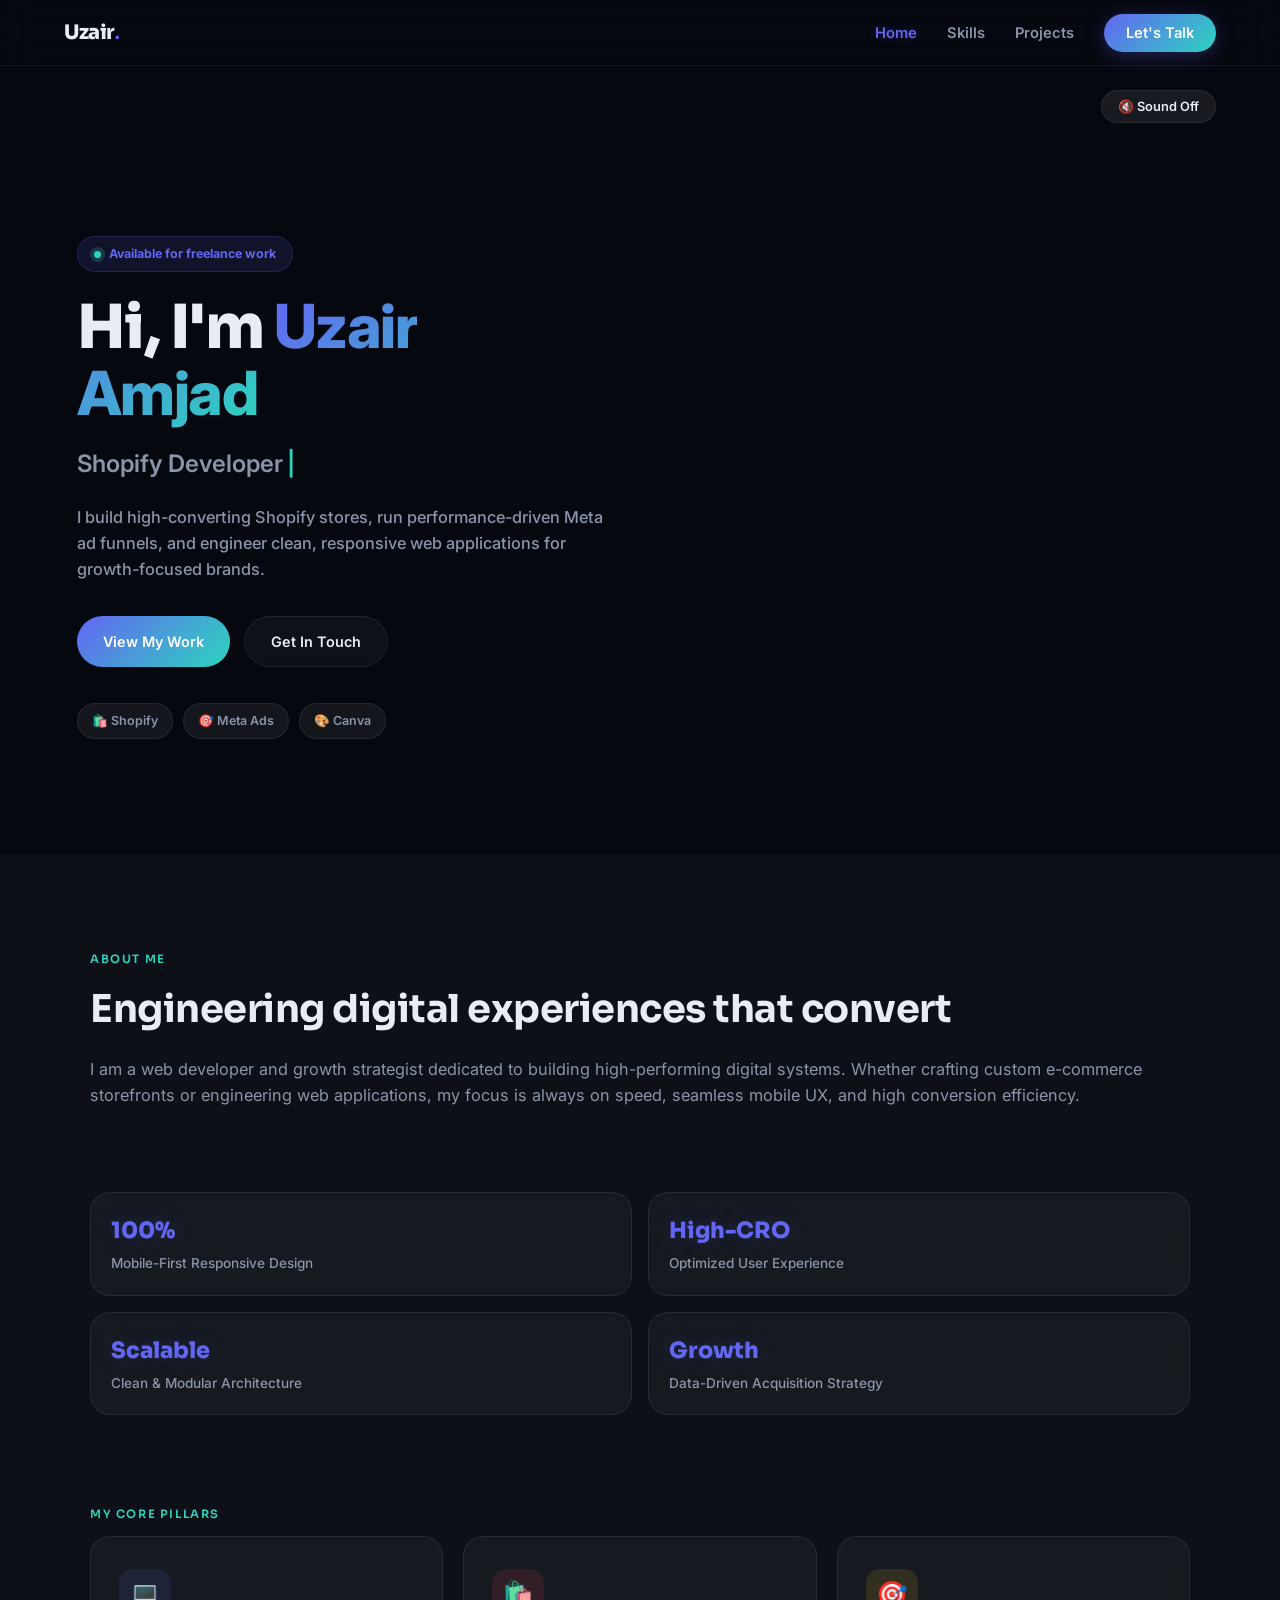
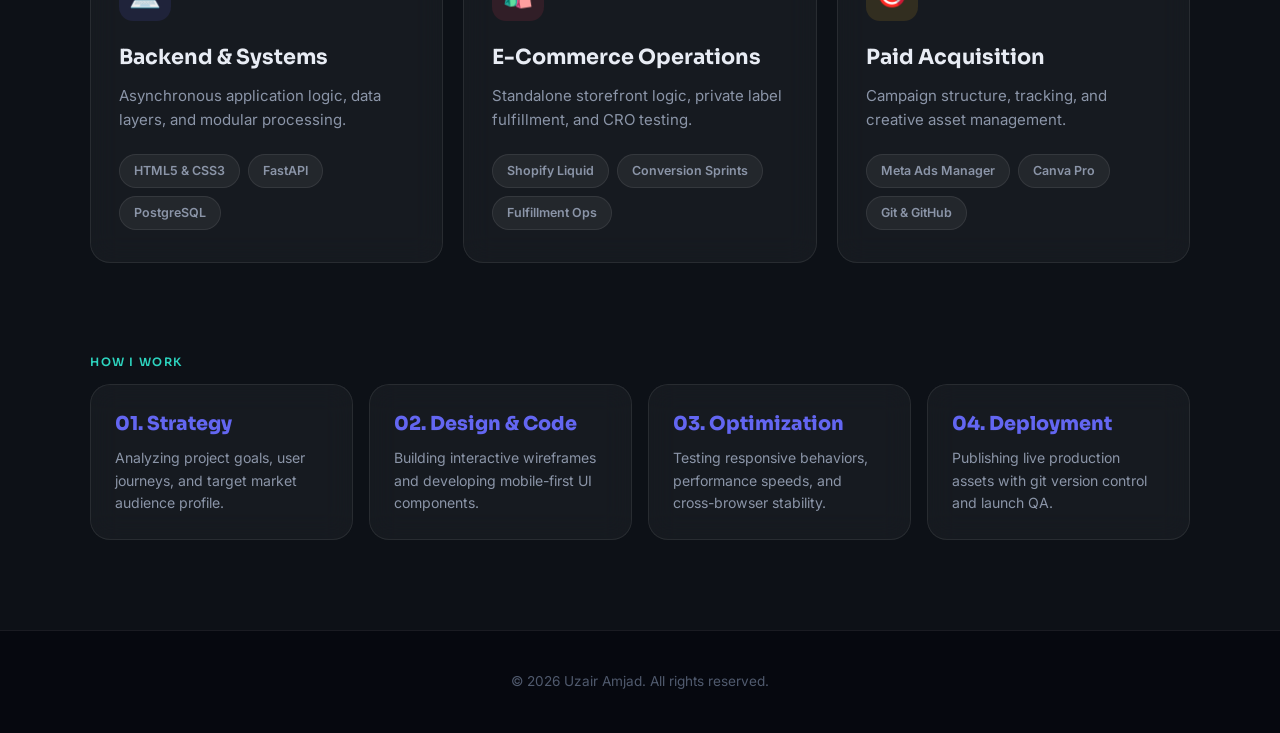
<file: index.html>
<!DOCTYPE html>
<html lang="en">
<head>
  <meta charset="UTF-8" />
  <meta name="viewport" content="width=device-width, initial-scale=1.0" />
  <title>Uzair Amjad | Portfolio</title>
  <link rel="icon" type="image/png" href="favicon.png" />
  <link rel="stylesheet" href="index.css" />
  <link rel="stylesheet" href="https://unpkg.com/aos@next/dist/aos.css" />
  <!-- Sora & Inter Fonts -->
  <link rel="preconnect" href="https://fonts.googleapis.com">
  <link rel="preconnect" href="https://fonts.gstatic.com" crossorigin>
  <link href="https://fonts.googleapis.com/css2?family=Inter:wght@400;500;600;700&family=Sora:wght@600;700;800&display=swap" rel="stylesheet">
</head>
<body>

  <!-- Navigation Backdrop -->
  <div class="nav-backdrop" id="navBackdrop"></div>

  <!-- Header / Navbar -->
  <header class="navbar">
    <a href="index.html" class="logo">Uzair<span>.</span></a>

    <button class="menu-toggle" id="menuToggle" aria-label="Toggle navigation" aria-expanded="false" onclick="toggleMenu()">
      <span class="bar"></span>
      <span class="bar"></span>
      <span class="bar"></span>
    </button>

    <nav aria-label="Primary">
      <ul class="nav-links" id="navLinks">
        <li class="menu-close-item"><button class="menu-close" id="menuClose" aria-label="Close navigation" onclick="toggleMenu()">&times;</button></li>
        <li><a href="index.html" class="active-link">Home</a></li>
        <li><a href="skills.html">Skills</a></li>
        <li><a href="projects.html">Projects</a></li>
        <li><a href="contact.html" class="nav-cta">Let's Talk</a></li>
      </ul>
    </nav>
  </header>

  <!-- Hero Section -->
  <section class="hero-reference-layout">
    <div class="hero-video-wrapper">
      <video 
        id="intro-video"
        class="hero-bg-video" 
        autoplay 
        loop 
        muted 
        playsinline 
        webkit-playsinline 
        preload="auto"
      >
        <source src="intro.mp4" type="video/mp4" />
      </video>
      
      <!-- Audio Control Button -->
      <button id="soundToggle" class="sound-toggle-btn" aria-label="Toggle Sound">
        🔇 Sound Off
      </button>

      <div class="video-overlay-gradient"></div>
    </div>

    <div class="hero-overlay-content">
      <div class="eyebrow-badge" data-aos="fade-down" data-aos-duration="600">
        <span class="dot"></span>
        Available for freelance work
      </div>
      
      <h1 data-aos="fade-up" data-aos-duration="700">Hi, I'm <span class="accent-text">Uzair Amjad</span></h1>
      
      <!-- Animated Dynamic Role Line -->
      <div class="role-line" data-aos="fade-up" data-aos-delay="100">
        <span id="typewriter">Web Applications & E-Commerce</span>
        <span class="cursor">|</span>
      </div>

      <p class="hero-desc" data-aos="fade-up" data-aos-delay="200">
        I build high-converting Shopify stores, run performance-driven Meta ad funnels, and engineer clean, responsive web applications for growth-focused brands.
      </p>

      <div class="hero-buttons" data-aos="fade-up" data-aos-delay="300">
        <a href="projects.html" class="btn btn-primary">View My Work</a>
        <a href="contact.html" class="btn btn-outline">Get In Touch</a>
      </div>

      <div class="hero-chip-row" data-aos="fade-up" data-aos-delay="400">
        <span class="mini-chip">🛍️ Shopify</span>
        <span class="mini-chip">🎯 Meta Ads</span>
        <span class="mini-chip">🎨 Canva</span>
      </div>
    </div>
  </section>

  <!-- Expanded Scrollable About Me Section -->
  <section class="section bg-soft">
    <div class="about-grid" data-aos="fade-up">
      
      <!-- Bio Header -->
      <div class="about-copy">
        <span class="eyebrow">ABOUT ME</span>
        <h2>Engineering digital experiences that convert</h2>
        <p>
          I am a web developer and growth strategist dedicated to building high-performing digital systems. Whether crafting custom e-commerce storefronts or engineering web applications, my focus is always on speed, seamless mobile UX, and high conversion efficiency.
        </p>
      </div>

      <!-- Quick Metrics Bar -->
      <div class="about-highlights">
        <div class="highlight-card" data-aos="zoom-in" data-aos-delay="100">
          <div class="num">100%</div>
          <div class="label">Mobile-First Responsive Design</div>
        </div>
        <div class="highlight-card" data-aos="zoom-in" data-aos-delay="200">
          <div class="num">High-CRO</div>
          <div class="label">Optimized User Experience</div>
        </div>
        <div class="highlight-card" data-aos="zoom-in" data-aos-delay="300">
          <div class="num">Scalable</div>
          <div class="label">Clean & Modular Architecture</div>
        </div>
        <div class="highlight-card" data-aos="zoom-in" data-aos-delay="400">
          <div class="num">Growth</div>
          <div class="label">Data-Driven Acquisition Strategy</div>
        </div>
      </div>

      <!-- Core Pillars -->
      <div style="margin-top: 50px;">
        <span class="eyebrow" style="display: block; margin-bottom: 12px;">MY CORE PILLARS</span>
        <div class="skills-grid" style="grid-template-columns: repeat(auto-fit, minmax(260px, 1fr)); gap: 20px;">
          
          <div class="skill-card" data-aos="fade-up" data-aos-delay="100">
            <div class="skill-icon red">⚡</div>
            <h3>User-Centric Execution</h3>
            <p>Prioritizing swift page load speeds, clean typography, and intuitive touch targets across every screen resolution.</p>
          </div>

          <div class="skill-card" data-aos="fade-up" data-aos-delay="200">
            <div class="skill-icon ink">📈</div>
            <h3>Conversion Focus</h3>
            <p>Structuring interfaces and media funnels to guide visitors seamlessly from landing page to finalized checkout.</p>
          </div>

          <div class="skill-card" data-aos="fade-up" data-aos-delay="300">
            <div class="skill-icon gold">🛠️</div>
            <h3>Clean Code Standards</h3>
            <p>Writing organized, reusable code structures for smooth deployment, maintenance, and future development scale.</p>
          </div>

        </div>
      </div>

      <!-- My Workflow / Process -->
      <div style="margin-top: 50px;">
        <span class="eyebrow" style="display: block; margin-bottom: 12px;">HOW I WORK</span>
        <div class="skills-grid" style="grid-template-columns: repeat(auto-fit, minmax(220px, 1fr)); gap: 16px;">
          
          <div class="skill-card" style="padding: 24px;" data-aos="fade-up" data-aos-delay="100">
            <span style="font-family: var(--font-display); font-weight: 800; color: var(--accent); font-size: 1.2rem;">01. Strategy</span>
            <p style="margin-top: 8px; font-size: 0.88rem; margin-bottom: 0;">Analyzing project goals, user journeys, and target market audience profile.</p>
          </div>

          <div class="skill-card" style="padding: 24px;" data-aos="fade-up" data-aos-delay="200">
            <span style="font-family: var(--font-display); font-weight: 800; color: var(--accent); font-size: 1.2rem;">02. Design & Code</span>
            <p style="margin-top: 8px; font-size: 0.88rem; margin-bottom: 0;">Building interactive wireframes and developing mobile-first UI components.</p>
          </div>

          <div class="skill-card" style="padding: 24px;" data-aos="fade-up" data-aos-delay="300">
            <span style="font-family: var(--font-display); font-weight: 800; color: var(--accent); font-size: 1.2rem;">03. Optimization</span>
            <p style="margin-top: 8px; font-size: 0.88rem; margin-bottom: 0;">Testing responsive behaviors, performance speeds, and cross-browser stability.</p>
          </div>

          <div class="skill-card" style="padding: 24px;" data-aos="fade-up" data-aos-delay="400">
            <span style="font-family: var(--font-display); font-weight: 800; color: var(--accent); font-size: 1.2rem;">04. Deployment</span>
            <p style="margin-top: 8px; font-size: 0.88rem; margin-bottom: 0;">Publishing live production assets with git version control and launch QA.</p>
          </div>

        </div>
      </div>

    </div>
  </section>

  <!-- Footer -->
  <footer class="footer">
    <p>&copy; 2026 Uzair Amjad. All rights reserved.</p>
  </footer>

  <!-- Scripts -->
  <script src="https://unpkg.com/aos@next/dist/aos.js"></script>
  <script src="script.js"></script>
  <script>
    // Smooth Non-Freezing Audio Unmute / Mute Toggle
    const introVideo = document.getElementById('intro-video');
    const soundToggle = document.getElementById('soundToggle');

    if (soundToggle && introVideo) {
      soundToggle.addEventListener('click', async () => {
        if (introVideo.muted) {
          introVideo.muted = false;
          // Ensure playback resumes cleanly after unmuting
          try {
            await introVideo.play();
          } catch (error) {
            console.log("Playback interrupted:", error);
          }
          soundToggle.innerHTML = "🔊 Sound On";
        } else {
          introVideo.muted = true;
          soundToggle.innerHTML = "🔇 Sound Off";
        }
      });
    }
  </script>
</body>
</html>
</file>
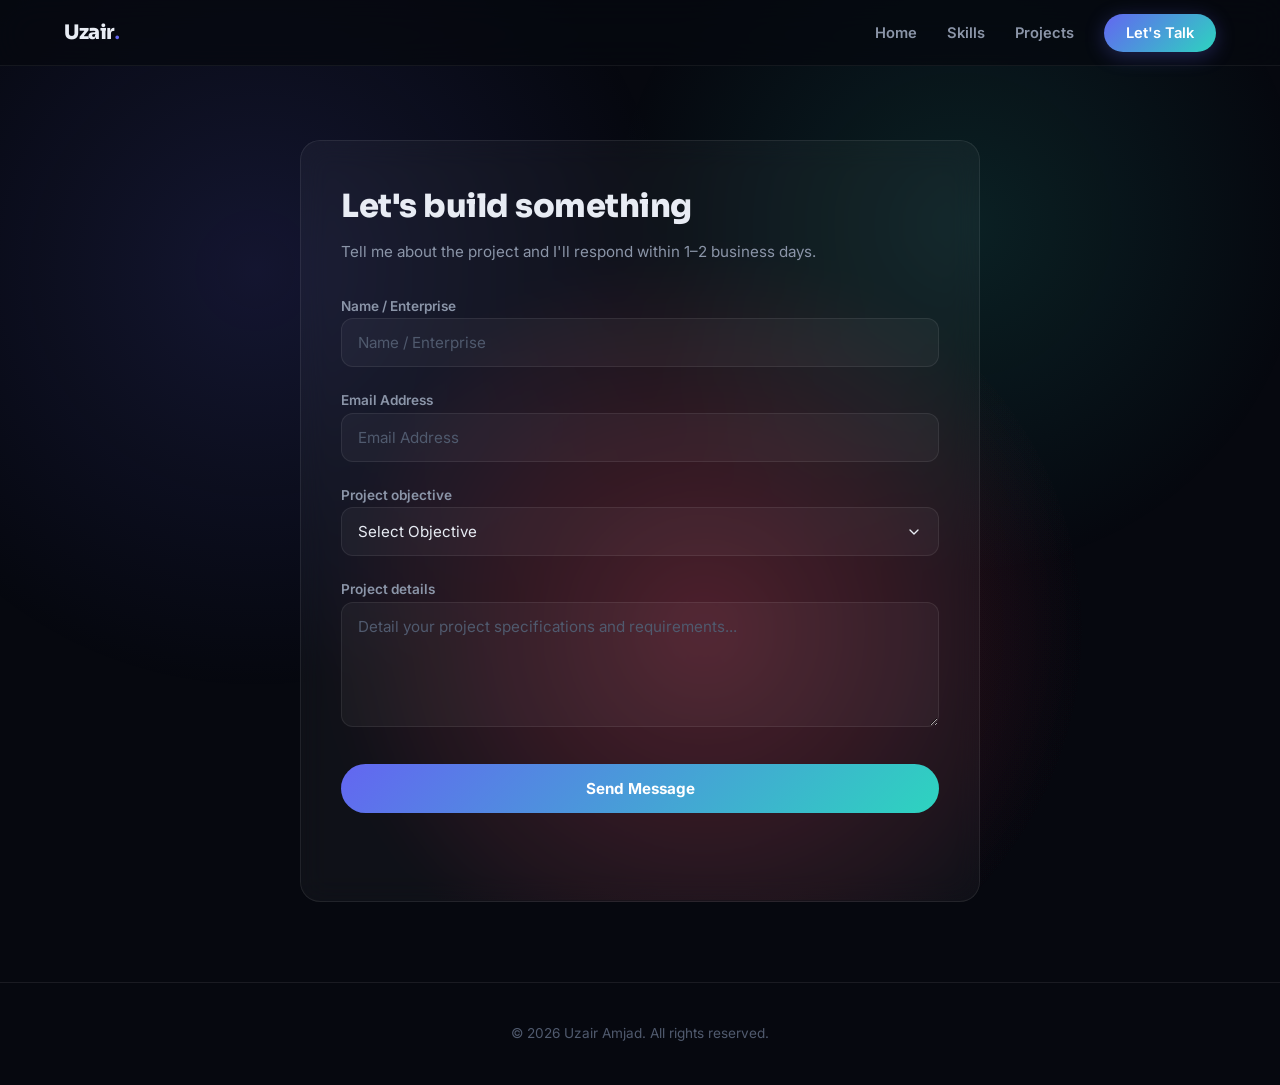
<file: contact.html>
<!DOCTYPE html>
<html lang="en">
<head>
<meta charset="UTF-8">
<meta name="viewport" content="width=device-width, initial-scale=1.0">
<title>Contact | Uzair Amjad</title>
<meta name="description" content="Get in touch with Uzair Amjad about Shopify development, paid acquisition, or web projects.">
<meta name="theme-color" content="#06080F">
<link rel="icon" href="data:image/svg+xml,%3Csvg xmlns='http://www.w3.org/2000/svg' viewBox='0 0 32 32'%3E%3Crect width='32' height='32' rx='8' fill='%236366F1'/%3E%3Ctext x='16' y='22' font-family='sans-serif' font-size='16' font-weight='800' fill='white' text-anchor='middle'%3EU%3C/text%3E%3C/svg%3E">
<link rel="preconnect" href="https://fonts.googleapis.com">
<link rel="preconnect" href="https://fonts.gstatic.com" crossorigin>
<link href="https://fonts.googleapis.com/css2?family=Sora:wght@600;700;800&family=Inter:wght@400;500;600;700&display=swap" rel="stylesheet">
<link rel="stylesheet" href="https://unpkg.com/aos@next/dist/aos.css">
<link rel="stylesheet" href="index.css">
</head>
<body>
  <div class="aurora-bg" aria-hidden="true">
    <div class="aurora-blob blob-1"></div>
    <div class="aurora-blob blob-2"></div>
    <div class="aurora-blob blob-3"></div>
  </div>

<div class="nav-wrapper">
  <header class="navbar">
    <a href="index.html" class="logo">Uzair<span>.</span></a>
    <button class="menu-toggle" aria-label="Toggle navigation" aria-expanded="false" aria-controls="primary-nav" onclick="toggleMenu()">
      <span class="bar"></span><span class="bar"></span><span class="bar"></span>
    </button>
    <nav aria-label="Primary">
      <ul class="nav-links" id="primary-nav">
        <li class="menu-close-item"><button class="menu-close" aria-label="Close navigation" onclick="toggleMenu()">×</button></li>
        <li><a href="index.html">Home</a></li>
        
        <li><a href="skills.html">Skills</a></li>
        <li><a href="projects.html">Projects</a></li>
        <li><a href="contact.html" class="nav-cta">Let's Talk</a></li>
      </ul>
    </nav>
  </header>
</div>

<main>
  <section class="section contact-section subpage-hero" id="contact">
    <div class="contact-card" data-aos="zoom-in" data-aos-duration="800">
      <h2>Let's build something</h2>
      <p>Tell me about the project and I'll respond within 1–2 business days.</p>
      <form action="https://api.web3forms.com/submit" method="POST" class="contact-form">
        <input type="hidden" name="access_key" value="4c9673a5-c35d-4ae3-a2ae-5164686738a5">
        <input type="checkbox" name="botcheck" class="hidden-honeypot" tabindex="-1" autocomplete="off">
        <div>
          <label class="form-label" for="cf-name">Name / Enterprise</label>
          <input type="text" id="cf-name" name="name" placeholder="Name / Enterprise" required class="form-input" autocomplete="name">
        </div>
        <div>
          <label class="form-label" for="cf-email">Email Address</label>
          <input type="email" id="cf-email" name="email" placeholder="Email Address" required class="form-input" autocomplete="email">
        </div>
        <div>
          <label class="form-label" for="cf-project">Project objective</label>
          <select id="cf-project" name="project_type" required class="form-input form-select">
            <option value="" disabled selected hidden>Select Objective</option>
            <option value="Shopify Custom Architecture">Shopify Custom Architecture</option>
            <option value="Full-Stack Application Development">Full-Stack Application Development</option>
            <option value="Paid Acquisition Strategy">Paid Marketing Strategy</option>
            <option value="High-Retention Media Assets">Graphic Designing</option>
          </select>
        </div>
        <div>
          <label class="form-label" for="cf-message">Project details</label>
          <textarea id="cf-message" name="message" rows="5" placeholder="Detail your project specifications and requirements..." required class="form-input"></textarea>
        </div>
        <button type="submit" class="submit-btn">Send Message</button>
        <p class="form-status" role="status" aria-live="polite"></p>
      </form>
    </div>
  </section>
</main>

<footer class="footer">
  <p>© 2026 Uzair Amjad. All rights reserved.</p>
</footer>

<script src="https://unpkg.com/aos@next/dist/aos.js"></script>
<script src="script.js"></script>
</body>
</html>
</file>
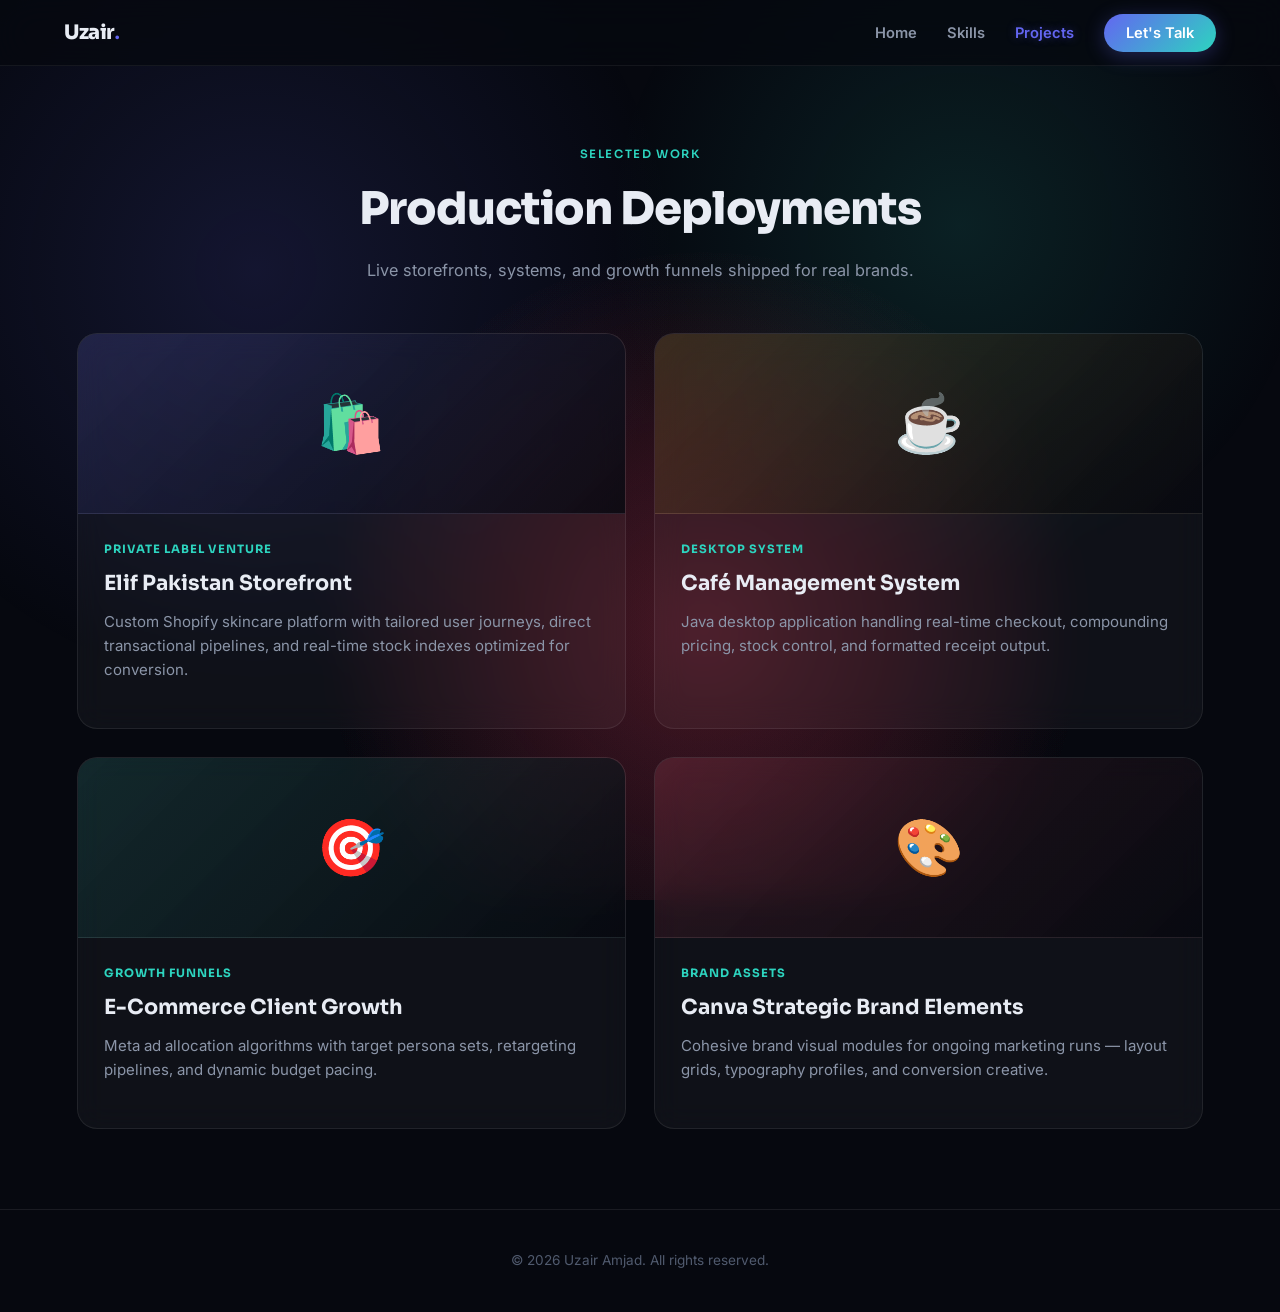
<file: projects.html>
<!DOCTYPE html>
<html lang="en">
<head>
<meta charset="UTF-8">
<meta name="viewport" content="width=device-width, initial-scale=1.0">
<title>Projects | Uzair Amjad</title>
<meta name="description" content="Production deployments by Uzair Amjad: Shopify storefronts, growth funnels, and brand assets.">
<meta name="theme-color" content="#06080F">
<link rel="icon" href="data:image/svg+xml,%3Csvg xmlns='http://www.w3.org/2000/svg' viewBox='0 0 32 32'%3E%3Crect width='32' height='32' rx='8' fill='%236366F1'/%3E%3Ctext x='16' y='22' font-family='sans-serif' font-size='16' font-weight='800' fill='white' text-anchor='middle'%3EU%3C/text%3E%3C/svg%3E">
<link rel="preconnect" href="https://fonts.googleapis.com">
<link rel="preconnect" href="https://fonts.gstatic.com" crossorigin>
<link href="https://fonts.googleapis.com/css2?family=Sora:wght@600;700;800&family=Inter:wght@400;500;600;700&display=swap" rel="stylesheet">
<link rel="stylesheet" href="https://unpkg.com/aos@next/dist/aos.css">
<link rel="stylesheet" href="index.css">
</head>
<body>
  <div class="aurora-bg" aria-hidden="true">
    <div class="aurora-blob blob-1"></div>
    <div class="aurora-blob blob-2"></div>
    <div class="aurora-blob blob-3"></div>
  </div>

<div class="nav-wrapper">
  <header class="navbar">
    <a href="index.html" class="logo">Uzair<span>.</span></a>
    <button class="menu-toggle" aria-label="Toggle navigation" aria-expanded="false" aria-controls="primary-nav" onclick="toggleMenu()">
      <span class="bar"></span><span class="bar"></span><span class="bar"></span>
    </button>
    <nav aria-label="Primary">
      <ul class="nav-links" id="primary-nav">
        <li class="menu-close-item"><button class="menu-close" aria-label="Close navigation" onclick="toggleMenu()">×</button></li>
        <li><a href="index.html">Home</a></li>
      
        <li><a href="skills.html">Skills</a></li>
        <li><a href="projects.html" class="active-link">Projects</a></li>
        <li><a href="contact.html" class="nav-cta">Let's Talk</a></li>
      </ul>
    </nav>
  </header>
</div>

<main>
  <section class="section subpage-hero" id="projects">
    <div class="section-head" data-aos="fade-up" data-aos-duration="800">
      <span class="eyebrow"> Selected Work</span>
      <h2>Production Deployments</h2>
      <p>Live storefronts, systems, and growth funnels shipped for real brands.</p>
    </div>
    <div class="projects-grid"></div>
  </section>
</main>

<footer class="footer">
  <p>© 2026 Uzair Amjad. All rights reserved.</p>
</footer>

<script src="https://unpkg.com/aos@next/dist/aos.js"></script>
<script src="script.js"></script>
</body>
</html>
</file>
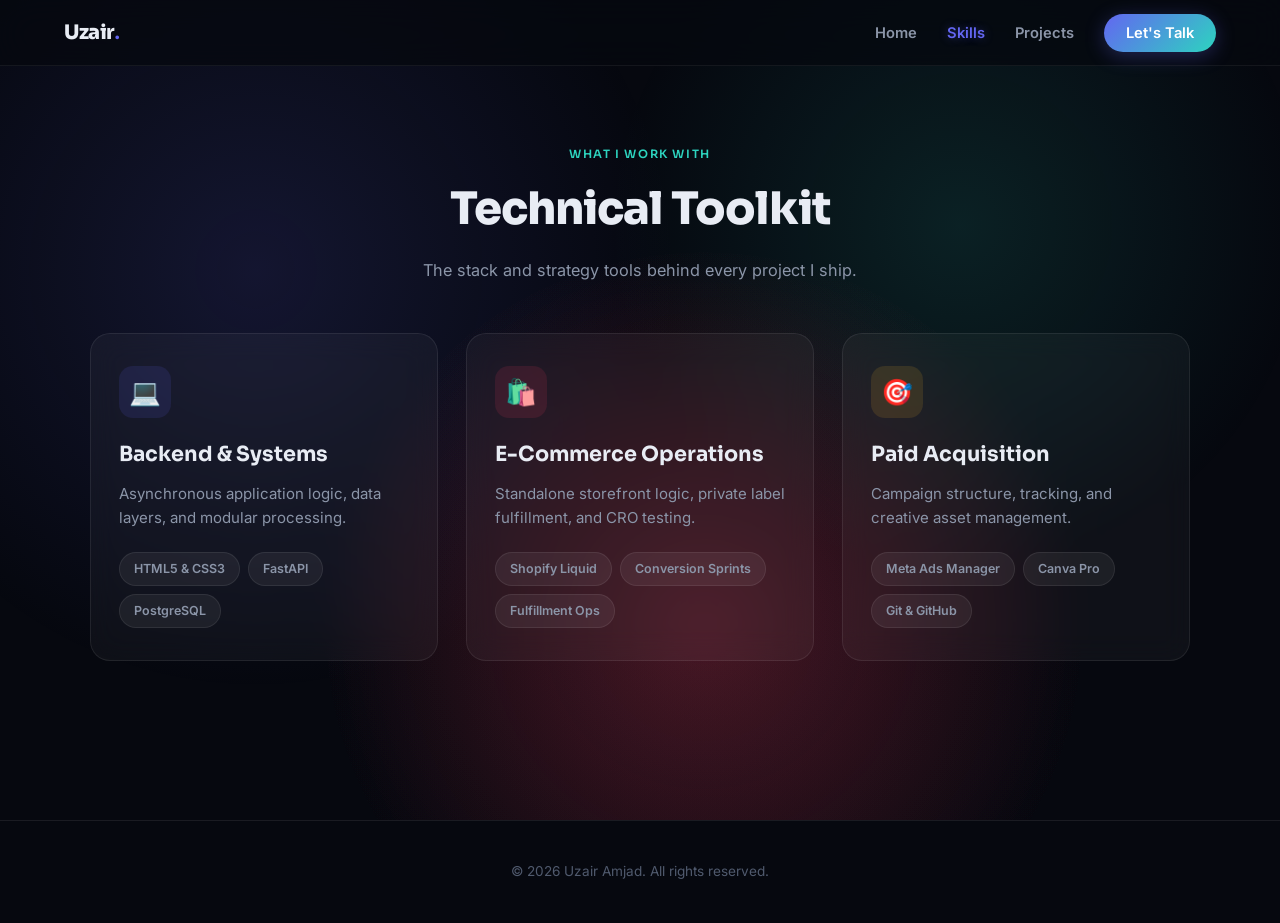
<file: skills.html>
<!DOCTYPE html>
<html lang="en">
<head>
<meta charset="UTF-8">
<meta name="viewport" content="width=device-width, initial-scale=1.0">
<title>Skills | Uzair Amjad</title>
<meta name="description" content="The technical toolkit behind Uzair Amjad's Shopify, backend, and paid acquisition work.">
<meta name="theme-color" content="#06080F">
<link rel="icon" href="data:image/svg+xml,%3Csvg xmlns='http://www.w3.org/2000/svg' viewBox='0 0 32 32'%3E%3Crect width='32' height='32' rx='8' fill='%236366F1'/%3E%3Ctext x='16' y='22' font-family='sans-serif' font-size='16' font-weight='800' fill='white' text-anchor='middle'%3EU%3C/text%3E%3C/svg%3E">
<link rel="preconnect" href="https://fonts.googleapis.com">
<link rel="preconnect" href="https://fonts.gstatic.com" crossorigin>
<link href="https://fonts.googleapis.com/css2?family=Sora:wght@600;700;800&family=Inter:wght@400;500;600;700&display=swap" rel="stylesheet">
<link rel="stylesheet" href="https://unpkg.com/aos@next/dist/aos.css">
<link rel="stylesheet" href="index.css">
</head>
<body>
  <div class="aurora-bg" aria-hidden="true">
    <div class="aurora-blob blob-1"></div>
    <div class="aurora-blob blob-2"></div>
    <div class="aurora-blob blob-3"></div>
  </div>

<div class="nav-wrapper">
  <header class="navbar">
    <a href="index.html" class="logo">Uzair<span>.</span></a>
    <button class="menu-toggle" aria-label="Toggle navigation" aria-expanded="false" aria-controls="primary-nav" onclick="toggleMenu()">
      <span class="bar"></span><span class="bar"></span><span class="bar"></span>
    </button>
    <nav aria-label="Primary">
      <ul class="nav-links" id="primary-nav">
        <li class="menu-close-item"><button class="menu-close" aria-label="Close navigation" onclick="toggleMenu()">×</button></li>
        <li><a href="index.html">Home</a></li>
        
        <li><a href="skills.html" class="active-link">Skills</a></li>
        <li><a href="projects.html">Projects</a></li>
        <li><a href="contact.html" class="nav-cta">Let's Talk</a></li>
      </ul>
    </nav>
  </header>
</div>

<main>
  <section class="section subpage-hero" id="skills">
    <div class="section-head" data-aos="fade-up" data-aos-duration="800">
      <span class="eyebrow">What I Work With</span>
      <h2>Technical Toolkit</h2>
      <p>The stack and strategy tools behind every project I ship.</p>
    </div>
    <div class="skills-grid"></div>
  </section>
</main>

<footer class="footer">
  <p>© 2026 Uzair Amjad. All rights reserved.</p>
</footer>

<script src="https://unpkg.com/aos@next/dist/aos.js"></script>
<script src="script.js"></script>
</body>
</html>
</file>
<file: index.css>
:root {
  --bg: #06080F;
  --bg-soft: #0D1117;
  --bg-card: rgba(255, 255, 255, 0.04);
  --ink: #E8ECF4;
  --ink-soft: #8B95A8;
  --ink-faint: #505A6E;
  --accent: #6366F1;
  --accent-deep: #4F46E5;
  --accent-soft: rgba(99, 102, 241, 0.12);
  --accent-teal: #2DD4BF;
  --accent-rose: #F43F5E;
  --gold: #FBBF24;
  --border: rgba(255, 255, 255, 0.08);
  --border-hover: rgba(99, 102, 241, 0.4);
  --card: rgba(255, 255, 255, 0.04);
  --shadow: 0 20px 50px rgba(0, 0, 0, 0.3);
  --glass-blur: blur(14px);
  --font-display: 'Sora', sans-serif;
  --font-body: 'Inter', sans-serif;
  --z-header: 1000;
  --z-nav-backdrop: 900;
}

* {
  margin: 0;
  padding: 0;
  box-sizing: border-box;
  font-family: var(--font-body);
  scroll-behavior: smooth;
}

html { 
  overflow-x: hidden; 
  width: 100%; 
}

body {
  background: var(--bg);
  color: var(--ink);
  line-height: 1.6;
  overflow-x: hidden;
  width: 100%;
  position: relative;
  z-index: 0;
  -webkit-font-smoothing: antialiased;
}

main, header, footer, .hero-reference-layout, .subpage-hero, .navbar {
  position: relative;
  z-index: 1;
}

img, svg { max-width: 100%; display: block; }
a { color: inherit; }
ul { list-style: none; }

a:focus-visible, button:focus-visible, input:focus-visible, textarea:focus-visible, select:focus-visible {
  outline: 2px solid var(--accent);
  outline-offset: 3px;
  border-radius: 4px;
}

/* ---------- Eyebrow (Global) ---------- */
.eyebrow {
  font-family: var(--font-display);
  font-size: 0.72rem;
  font-weight: 600;
  letter-spacing: 1.6px;
  text-transform: uppercase;
  color: var(--accent-teal);
}

/* ---------- Aurora Background ---------- */
.aurora-bg {
  position: fixed;
  inset: 0;
  z-index: 0;
  overflow: hidden;
  pointer-events: none;
  animation: aurora-drift 25s infinite alternate cubic-bezier(0.16, 1, 0.3, 1);
}

.aurora-bg::before,
.aurora-bg::after,
.aurora-blob {
  content: "";
  position: absolute;
  inset: 0;
  animation: glow-pulse 4s infinite alternate cubic-bezier(0.16, 1, 0.3, 1);
}

.aurora-bg::before {
  background: radial-gradient(600px circle at 20% 30%, rgba(99, 102, 241, 0.15), transparent 70%);
}

.aurora-bg::after {
  background: radial-gradient(500px circle at 75% 25%, rgba(45, 212, 191, 0.12), transparent 70%);
  animation-delay: -2s;
}

.aurora-blob {
  background: radial-gradient(550px circle at 55% 70%, rgba(244, 63, 94, 0.10), transparent 70%);
  animation-delay: -1s;
}

@keyframes aurora-drift {
  0% { transform: translate(0, 0); }
  33% { transform: translate(40px, -30px); }
  66% { transform: translate(-20px, 40px); }
  100% { transform: translate(0, 0); }
}

@keyframes glow-pulse {
  0% { opacity: 1; }
  100% { opacity: 0.6; }
}

@keyframes blink { 
  50% { opacity: 0; } 
}

/* ---------- Fixed Navigation ---------- */
.navbar {
  position: fixed;
  top: 0;
  left: 0;
  width: 100%;
  z-index: var(--z-header);
  display: flex;
  justify-content: space-between;
  align-items: center;
  padding: 16px 5%;
  background: rgba(6, 8, 15, 0.75);
  backdrop-filter: blur(16px);
  -webkit-backdrop-filter: blur(16px);
  border-bottom: 1px solid rgba(255, 255, 255, 0.06);
}

.logo {
  font-family: var(--font-display);
  font-weight: 800;
  font-size: 1.25rem;
  text-decoration: none;
  color: var(--ink);
  letter-spacing: -0.5px;
}

.logo span { color: var(--accent); }

.nav-links {
  display: flex;
  align-items: center;
  gap: 30px;
}

.nav-links a {
  text-decoration: none;
  font-weight: 600;
  font-size: 0.92rem;
  color: var(--ink-soft);
  transition: color 0.2s cubic-bezier(0.16, 1, 0.3, 1), text-shadow 0.2s cubic-bezier(0.16, 1, 0.3, 1);
}

.nav-links a:hover, .nav-links a.active-link { 
  color: var(--accent);
  text-shadow: 0 0 10px rgba(99, 102, 241, 0.4);
}

.nav-cta {
  background: linear-gradient(135deg, var(--accent), var(--accent-teal));
  color: #fff !important;
  padding: 10px 22px;
  border-radius: 100px;
  font-weight: 600;
  font-size: 0.85rem;
  transition: all 0.2s cubic-bezier(0.16, 1, 0.3, 1);
  box-shadow: 0 4px 20px rgba(99, 102, 241, 0.3);
  text-shadow: none !important;
}

.nav-cta:hover { 
  transform: translateY(-2px); 
  box-shadow: 0 6px 25px rgba(99, 102, 241, 0.4);
}

.menu-toggle { 
  display: none; 
  background: none; 
  border: none; 
  cursor: pointer; 
  padding: 8px;
  margin-left: auto;
}

.menu-toggle .bar { 
  display: block; 
  width: 22px; 
  height: 2px; 
  margin: 5px auto; 
  background: var(--ink); 
  transition: all 0.3s cubic-bezier(0.16, 1, 0.3, 1); 
}

.menu-close {
  display: none;
  background: none;
  border: none;
  cursor: pointer;
  color: var(--ink);
}

.nav-backdrop {
  display: none;
  position: fixed;
  inset: 0;
  background: rgba(0, 0, 0, 0.5);
  backdrop-filter: blur(4px);
  -webkit-backdrop-filter: blur(4px);
  z-index: var(--z-nav-backdrop);
  opacity: 0;
  pointer-events: none;
  transition: opacity 0.3s cubic-bezier(0.16, 1, 0.3, 1);
}

.nav-backdrop.active { opacity: 1; pointer-events: auto; }

/* ---------- Hero Section ---------- */
.hero-reference-layout {
  position: relative;
  min-height: 95vh;
  padding-top: 120px;
  display: flex;
  align-items: center;
  overflow: hidden;
}

.hero-video-wrapper {
  position: absolute;
  inset: 0;
  width: 100%;
  height: 100%;
  z-index: -1;
  pointer-events: none !important;
  user-select: none;
}

.hero-bg-video {
  width: 100%;
  height: 100%;
  object-fit: cover;
  object-position: center 20%;
  pointer-events: none !important;
}

.sound-toggle-btn {
  position: absolute;
  top: 90px;
  right: 5%;
  z-index: 10;
  background: rgba(255, 255, 255, 0.08);
  color: var(--ink);
  border: 1px solid var(--border);
  padding: 8px 16px;
  border-radius: 100px;
  font-size: 0.8rem;
  font-weight: 600;
  cursor: pointer;
  backdrop-filter: blur(8px);
  -webkit-backdrop-filter: blur(8px);
  transition: all 0.2s cubic-bezier(0.16, 1, 0.3, 1);
  pointer-events: auto !important;
}

.sound-toggle-btn:hover {
  background: rgba(255, 255, 255, 0.12);
  transform: scale(1.04);
}

.video-overlay-gradient {
  position: absolute;
  inset: 0;
  background: linear-gradient(90deg, rgba(6,8,15,0.92) 0%, rgba(6,8,15,0.65) 45%, rgba(6,8,15,0.15) 100%);
  pointer-events: none;
}

.hero-overlay-content {
  position: relative;
  z-index: 2;
  padding: 40px 6%;
  max-width: 680px;
}

.hero-overlay-content .eyebrow-badge {
  display: inline-flex;
  align-items: center;
  gap: 8px;
  background: rgba(99, 102, 241, 0.12);
  color: var(--accent);
  padding: 7px 16px;
  border-radius: 100px;
  border: 1px solid rgba(99, 102, 241, 0.2);
  font-size: 0.78rem;
  font-weight: 700;
  margin-bottom: 22px;
  backdrop-filter: blur(6px);
}

.eyebrow-badge .dot {
  width: 7px; height: 7px; border-radius: 50%;
  background: var(--accent-teal);
  box-shadow: 0 0 0 4px rgba(45, 212, 191, 0.2);
}

.hero-overlay-content h1 {
  font-family: var(--font-display);
  font-size: clamp(2.4rem, 5.5vw, 3.8rem);
  font-weight: 800;
  line-height: 1.08;
  letter-spacing: -1.5px;
  margin-bottom: 18px;
  color: var(--ink);
}

.hero-overlay-content h1 .accent-text { 
  background: linear-gradient(135deg, var(--accent), var(--accent-teal));
  -webkit-background-clip: text;
  -webkit-text-fill-color: transparent;
  background-clip: text;
}

.role-line {
  font-family: var(--font-display);
  font-size: clamp(1.1rem, 3vw, 1.5rem);
  font-weight: 600;
  color: var(--ink-soft);
  margin-bottom: 20px;
  min-height: 1.6em;
  display: flex;
  align-items: center;
  gap: 4px;
}

.role-line .cursor { color: var(--accent-teal); animation: blink 1s step-start infinite; }

.hero-desc {
  color: var(--ink-soft);
  font-size: 1.02rem;
  font-weight: 500;
  max-width: 540px;
  margin-bottom: 34px;
}

.hero-buttons { display: flex; gap: 14px; flex-wrap: wrap; margin-bottom: 36px; }

.btn {
  padding: 13px 26px;
  border-radius: 100px;
  text-decoration: none;
  font-weight: 600;
  font-size: 0.9rem;
  transition: all 0.2s cubic-bezier(0.16, 1, 0.3, 1);
  display: inline-flex;
  align-items: center;
  gap: 8px;
}

.btn-primary { 
  background: linear-gradient(135deg, var(--accent), var(--accent-teal));
  color: #fff; 
  border: none;
}
.btn-primary:hover { 
  transform: translateY(-3px); 
  box-shadow: 0 14px 35px rgba(99, 102, 241, 0.3); 
}

.btn-outline { 
  border: 1px solid var(--border);
  color: var(--ink); 
  background: rgba(255, 255, 255, 0.04); 
  backdrop-filter: blur(8px); 
}
.btn-outline:hover { 
  background: rgba(255, 255, 255, 0.1); 
  border-color: var(--accent); 
  color: #fff; 
  transform: translateY(-3px); 
}

.hero-chip-row { display: flex; gap: 10px; flex-wrap: wrap; }

.mini-chip {
  display: inline-flex; align-items: center; gap: 6px;
  background: rgba(255, 255, 255, 0.06); 
  border: 1px solid var(--border);
  padding: 7px 14px; border-radius: 100px;
  font-size: 0.78rem; font-weight: 600; color: var(--ink-soft);
  backdrop-filter: blur(4px);
}

/* ---------- Shared Sections & About ---------- */
.section { padding: 90px 6%; }
.bg-soft { background: var(--bg-soft); }

.about-grid {
  display: grid;
  grid-template-columns: 1fr;
  gap: 40px;
  max-width: 1100px;
  margin: 0 auto;
  align-items: center;
  overflow-x: hidden;
  width: 100%;
}

.about-copy h2 {
  font-family: var(--font-display);
  font-size: clamp(1.8rem, 4vw, 2.4rem);
  margin: 8px 0 16px 0;
  letter-spacing: -0.5px;
  color: var(--ink);
}

.about-copy p { color: var(--ink-soft); margin-bottom: 16px; font-size: 1.02rem; }

.about-highlights {
  display: grid;
  grid-template-columns: repeat(2, 1fr);
  gap: 16px;
  margin-top: 28px;
}

.about-sub-block {
  margin-top: 50px;
}

.block-eyebrow {
  margin-bottom: 24px; 
  display: block;
}

.pillars-grid, .process-grid {
  display: grid;
  grid-template-columns: repeat(3, 1fr);
  gap: 28px;
  max-width: 1100px;
  margin: 0 auto;
  overflow-x: hidden;
  width: 100%;
}

.process-card .process-step {
  color: var(--accent-teal);
  font-family: var(--font-display);
  font-weight: 700;
  font-size: 1rem;
  margin-bottom: 10px;
  display: block;
}

.highlight-card {
  background: var(--card);
  border: 1px solid var(--border);
  border-radius: 20px;
  padding: 20px;
  backdrop-filter: var(--glass-blur);
  -webkit-backdrop-filter: var(--glass-blur);
  transition: all 0.3s cubic-bezier(0.16, 1, 0.3, 1);
}

.highlight-card:hover {
  border-color: var(--border-hover);
  transform: translateY(-6px);
  box-shadow: 0 20px 40px rgba(99, 102, 241, 0.08), 0 0 60px rgba(99, 102, 241, 0.04);
}

.highlight-card .num { 
  font-family: var(--font-display); 
  font-weight: 800; 
  color: var(--accent); 
  font-size: 1.4rem; 
  text-shadow: 0 0 20px rgba(99, 102, 241, 0.3);
}

.highlight-card .label { 
  color: var(--ink-soft); 
  font-size: 0.85rem; 
  margin-top: 4px; 
  font-weight: 500; 
}

/* ======================================================
   SUBPAGES: PROJECTS, SKILLS, CONTACT
   ====================================================== */

.subpage-hero {
  padding-top: 140px;
  padding-bottom: 80px;
  min-height: calc(100vh - 80px);
}

.section-head {
  text-align: center;
  max-width: 680px;
  margin: 0 auto 50px auto;
}

.section-head h2 {
  font-family: var(--font-display);
  font-size: clamp(2rem, 5vw, 2.8rem);
  font-weight: 800;
  letter-spacing: -1px;
  margin: 8px 0 12px 0;
  color: var(--ink);
}

.section-head p {
  color: var(--ink-soft);
  font-size: 1.02rem;
}

/* --- Projects Page --- */
.projects-grid {
  display: grid;
  grid-template-columns: repeat(2, 1fr);
  gap: 28px;
  max-width: 1200px;
  margin: 0 auto;
  overflow-x: hidden;
  width: 100%;
}

.project-card {
  background: var(--card);
  border: 1px solid var(--border);
  border-radius: 20px;
  overflow: hidden;
  backdrop-filter: var(--glass-blur);
  -webkit-backdrop-filter: var(--glass-blur);
  transition: all 0.3s cubic-bezier(0.16, 1, 0.3, 1);
  display: flex;
  flex-direction: column;
}

.project-card:hover {
  transform: translateY(-6px);
  border-color: var(--border-hover);
  box-shadow: 0 20px 40px rgba(99, 102, 241, 0.08), 0 0 60px rgba(99, 102, 241, 0.04);
}

.project-thumb {
  height: 180px;
  display: flex;
  align-items: center;
  justify-content: center;
  font-size: 3.5rem;
  border-bottom: 1px solid var(--border);
}

.thumb-1 { background: linear-gradient(135deg, rgba(99,102,241,0.15) 0%, rgba(6,8,15,0.8) 100%); }
.thumb-2 { background: linear-gradient(135deg, rgba(251,191,36,0.12) 0%, rgba(6,8,15,0.8) 100%); }
.thumb-3 { background: linear-gradient(135deg, rgba(45,212,191,0.12) 0%, rgba(6,8,15,0.8) 100%); }
.thumb-4 { background: linear-gradient(135deg, rgba(244,63,94,0.12) 0%, rgba(6,8,15,0.8) 100%); }

.project-body { 
  padding: 26px; 
  display: flex;
  flex-direction: column;
  flex-grow: 1;
}

.tag-label {
  display: inline-block;
  font-family: var(--font-display);
  font-size: 0.72rem;
  font-weight: 700;
  text-transform: uppercase;
  letter-spacing: 1px;
  color: var(--accent-teal);
  margin-bottom: 8px;
}

.project-card h3 {
  font-family: var(--font-display);
  font-size: 1.3rem;
  font-weight: 700;
  margin-bottom: 10px;
  color: var(--ink);
}

.project-card p {
  color: var(--ink-soft);
  font-size: 0.94rem;
  line-height: 1.6;
  margin-bottom: 20px;
}

.project-footer {
  margin-top: auto;
  display: flex;
  align-items: center;
  justify-content: space-between;
  padding-top: 16px;
  border-top: 1px solid var(--border);
}

.project-link {
  font-size: 0.88rem;
  font-weight: 700;
  color: var(--accent);
  text-decoration: none;
  display: inline-flex;
  align-items: center;
  gap: 4px;
  transition: gap 0.2s cubic-bezier(0.16, 1, 0.3, 1);
}

.project-link:hover { gap: 8px; }

/* --- Skills Page --- */
.skills-grid {
  display: grid;
  grid-template-columns: repeat(3, 1fr);
  gap: 28px;
  max-width: 1100px;
  margin: 0 auto;
  overflow-x: hidden;
  width: 100%;
}

.skill-card {
  background: var(--card);
  border: 1px solid var(--border);
  border-radius: 20px;
  padding: 32px 28px;
  backdrop-filter: var(--glass-blur);
  -webkit-backdrop-filter: var(--glass-blur);
  transition: all 0.3s cubic-bezier(0.16, 1, 0.3, 1);
}

.skill-card:hover {
  transform: translateY(-6px);
  border-color: var(--border-hover);
  box-shadow: 0 20px 40px rgba(99, 102, 241, 0.08), 0 0 60px rgba(99, 102, 241, 0.04);
}

.skill-icon {
  width: 52px;
  height: 52px;
  border-radius: 14px;
  display: flex;
  align-items: center;
  justify-content: center;
  font-size: 1.6rem;
  margin-bottom: 20px;
}

.skill-icon.ink { background: rgba(99, 102, 241, 0.12); }
.skill-icon.red { background: rgba(244, 63, 94, 0.12); }
.skill-icon.gold { background: rgba(251, 191, 36, 0.12); }

.skill-card h3 {
  font-family: var(--font-display);
  font-size: 1.3rem;
  font-weight: 700;
  margin-bottom: 10px;
  color: var(--ink);
}

.skill-card p {
  color: var(--ink-soft);
  font-size: 0.94rem;
  margin-bottom: 22px;
}

.tag-row {
  display: flex;
  flex-wrap: wrap;
  gap: 8px;
}

.tag {
  background: rgba(255, 255, 255, 0.06);
  border: 1px solid var(--border);
  padding: 6px 14px;
  border-radius: 100px;
  font-size: 0.78rem;
  font-weight: 600;
  color: var(--ink-soft);
}

/* --- Contact Page --- */
.contact-section {
  display: flex;
  justify-content: center;
  align-items: center;
}

.contact-container {
  display: flex;
  justify-content: center;
  align-items: center;
  width: 100%;
}

.contact-card {
  width: 100%;
  background: var(--card);
  border: 1px solid var(--border);
  border-radius: 20px;
  padding: 40px;
  max-width: 680px;
  margin: 0 auto;
  backdrop-filter: var(--glass-blur);
  -webkit-backdrop-filter: var(--glass-blur);
  transition: all 0.3s cubic-bezier(0.16, 1, 0.3, 1);
}

.contact-card:hover {
  border-color: var(--border-hover);
  transform: translateY(-6px);
  box-shadow: 0 20px 40px rgba(99, 102, 241, 0.08), 0 0 60px rgba(99, 102, 241, 0.04);
}

.contact-card h2 {
  font-family: var(--font-display);
  font-size: 2rem;
  font-weight: 800;
  letter-spacing: -0.5px;
  margin-bottom: 8px;
  color: var(--ink);
}

.contact-card p {
  color: var(--ink-soft);
  font-size: 0.95rem;
  margin-bottom: 28px;
}

.contact-form {
  display: flex;
  flex-direction: column;
  gap: 20px;
}

.form-group {
  display: flex;
  flex-direction: column;
  gap: 6px;
}

.form-label {
  font-size: 0.85rem;
  font-weight: 600;
  color: var(--ink-soft);
}

.form-input {
  width: 100%;
  padding: 14px 16px;
  border-radius: 12px;
  border: 1px solid var(--border);
  background: rgba(255, 255, 255, 0.04);
  color: var(--ink);
  font-size: 0.95rem;
  transition: all 0.2s cubic-bezier(0.16, 1, 0.3, 1);
}

.form-input::placeholder {
  color: var(--ink-faint);
}

.form-input:focus {
  outline: none;
  border-color: var(--accent);
  background: rgba(255, 255, 255, 0.06);
  box-shadow: 0 0 0 4px var(--accent-soft);
}

textarea.form-input {
  resize: vertical;
  min-height: 120px;
}

.form-select {
  appearance: none;
  background-image: url("data:image/svg+xml,%3Csvg xmlns='http://www.w3.org/2000/svg' width='16' height='16' viewBox='0 0 24 24' fill='none' stroke='%23E8ECF4' stroke-width='2' stroke-linecap='round' stroke-linejoin='round'%3E%3Cpath d='m6 9 6 6 6-6'/%3E%3C/svg%3E");
  background-repeat: no-repeat;
  background-position: right 16px center;
}

.submit-btn {
  width: 100%;
  padding: 15px;
  border-radius: 100px;
  border: none;
  background: linear-gradient(135deg, var(--accent), var(--accent-teal));
  color: #FFFFFF;
  font-weight: 700;
  font-size: 0.95rem;
  cursor: pointer;
  transition: all 0.2s cubic-bezier(0.16, 1, 0.3, 1);
  margin-top: 10px;
}

.submit-btn:hover {
  transform: translateY(-2px);
  box-shadow: 0 4px 20px rgba(99, 102, 241, 0.3);
}

.hidden-honeypot {
  display: none;
}

/* ---------- Footer ---------- */
.footer {
  text-align: center;
  padding: 40px 20px;
  color: var(--ink-faint);
  font-size: 0.85rem;
  border-top: 1px solid var(--border);
  background: var(--bg);
}

/* ======================================================
   TABLET REFINEMENTS (< 1024px)
   ====================================================== */

@media (max-width: 1024px) {
  .skills-grid,
  .pillars-grid,
  .process-grid {
    grid-template-columns: repeat(2, 1fr);
  }
}

/* ======================================================
   MOBILE REFINEMENTS (< 768px)
   ====================================================== */

@media (max-width: 768px) {
  /* Navigation */
  .menu-toggle { display: block; }
  
  .menu-close {
    display: block; 
    position: absolute; 
    top: 18px; 
    right: 5%;
    font-size: 1.8rem; 
    color: var(--ink);
  }

  .nav-links {
    position: fixed; 
    top: 0; 
    right: -100%;
    width: 82%; 
    max-width: 320px; 
    height: 100vh;
    background: var(--bg);
    border-left: 1px solid var(--border);
    padding: 80px 30px;
    flex-direction: column; 
    align-items: flex-start; 
    gap: 26px;
    transition: right 0.4s cubic-bezier(0.16, 1, 0.3, 1);
    z-index: var(--z-header);
    box-shadow: -10px 0 40px rgba(0, 0, 0, 0.3);
  }

  .nav-links.active { right: 0; }
  .nav-backdrop { display: block; }

  .nav-backdrop {
    background: rgba(0, 0, 0, 0.5);
    backdrop-filter: blur(4px);
  }

  /* Hero Section */
  .hero-reference-layout { 
    min-height: 100vh; 
    padding-top: 80px;
    display: flex;
    align-items: flex-end;
    padding-bottom: 40px;
  }

  .sound-toggle-btn {
    top: 75px;
    right: 5%;
    padding: 6px 12px;
    font-size: 0.75rem;
  }

  .video-overlay-gradient {
    background: linear-gradient(180deg, rgba(6,8,15,0.2) 0%, rgba(6,8,15,0.7) 50%, rgba(6,8,15,0.95) 100%);
  }

  .hero-overlay-content {
    padding: 10px 5%;
    margin-top: auto;
  }

  .hero-overlay-content h1 {
    font-size: clamp(1.9rem, 7vw, 2.4rem);
    letter-spacing: -0.8px;
    margin-bottom: 12px;
  }

  .hero-desc {
    font-size: 0.9rem;
    margin-bottom: 20px;
  }

  .hero-buttons {
    flex-direction: column;
    gap: 10px;
    width: 100%;
  }

  .btn {
    width: 100%;
    justify-content: center;
  }

  /* Subpages Mobile Spacing */
  .subpage-hero {
    padding-top: 110px;
    padding-bottom: 50px;
  }

  .section-head {
    margin-bottom: 32px;
    text-align: left;
    padding: 0 4px;
  }

  .section-head h2 {
    font-size: 2.1rem;
    line-height: 1.15;
  }

  .section-head p { font-size: 0.95rem; }

  /* Grid Layouts for Mobile — force single column */
  .projects-grid,
  .skills-grid,
  .pillars-grid,
  .process-grid {
    grid-template-columns: 1fr !important;
    gap: 16px;
  }

  .about-highlights {
    grid-template-columns: 1fr !important;
    gap: 14px;
  }

  .about-grid {
    gap: 24px;
    overflow-x: hidden;
  }

  .about-sub-block {
    overflow-x: hidden;
    width: 100%;
  }

  .project-card, .skill-card {
    border-radius: 16px;
  }

  .project-thumb { height: 140px; font-size: 2.8rem; }
  .project-body { padding: 20px; }

  .skill-card { padding: 24px 20px; }

  /* Mobile Contact Form Adjustments */
  .contact-card {
    padding: 26px 20px;
    border-radius: 18px;
  }

  .contact-card h2 { font-size: 1.65rem; }

  .form-input {
    padding: 14px;
    font-size: 16px; /* Prevents auto-zoom on iOS Safari */
    border-radius: 10px;
  }

  .submit-btn {
    padding: 15px;
    font-size: 1rem;
    border-radius: 12px;
  }

  .section { padding: 50px 5%; }
}
</file>
